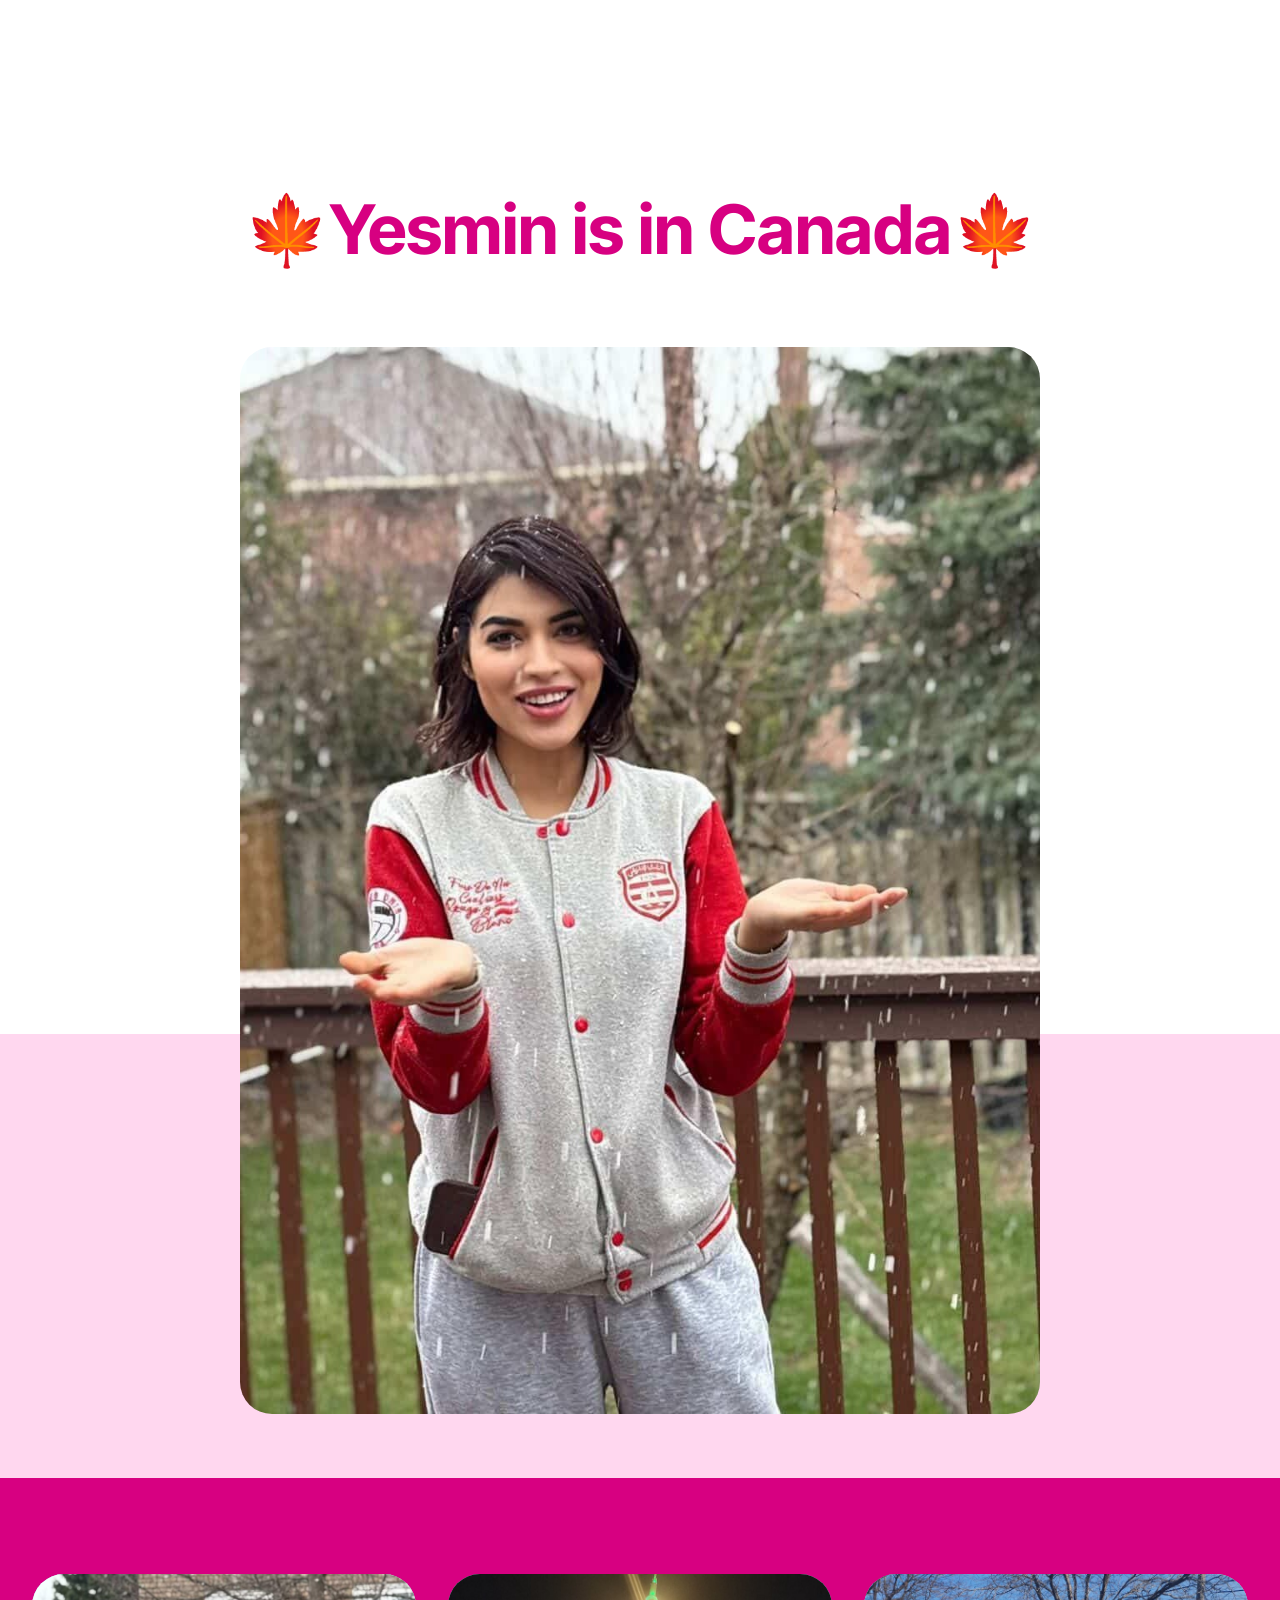
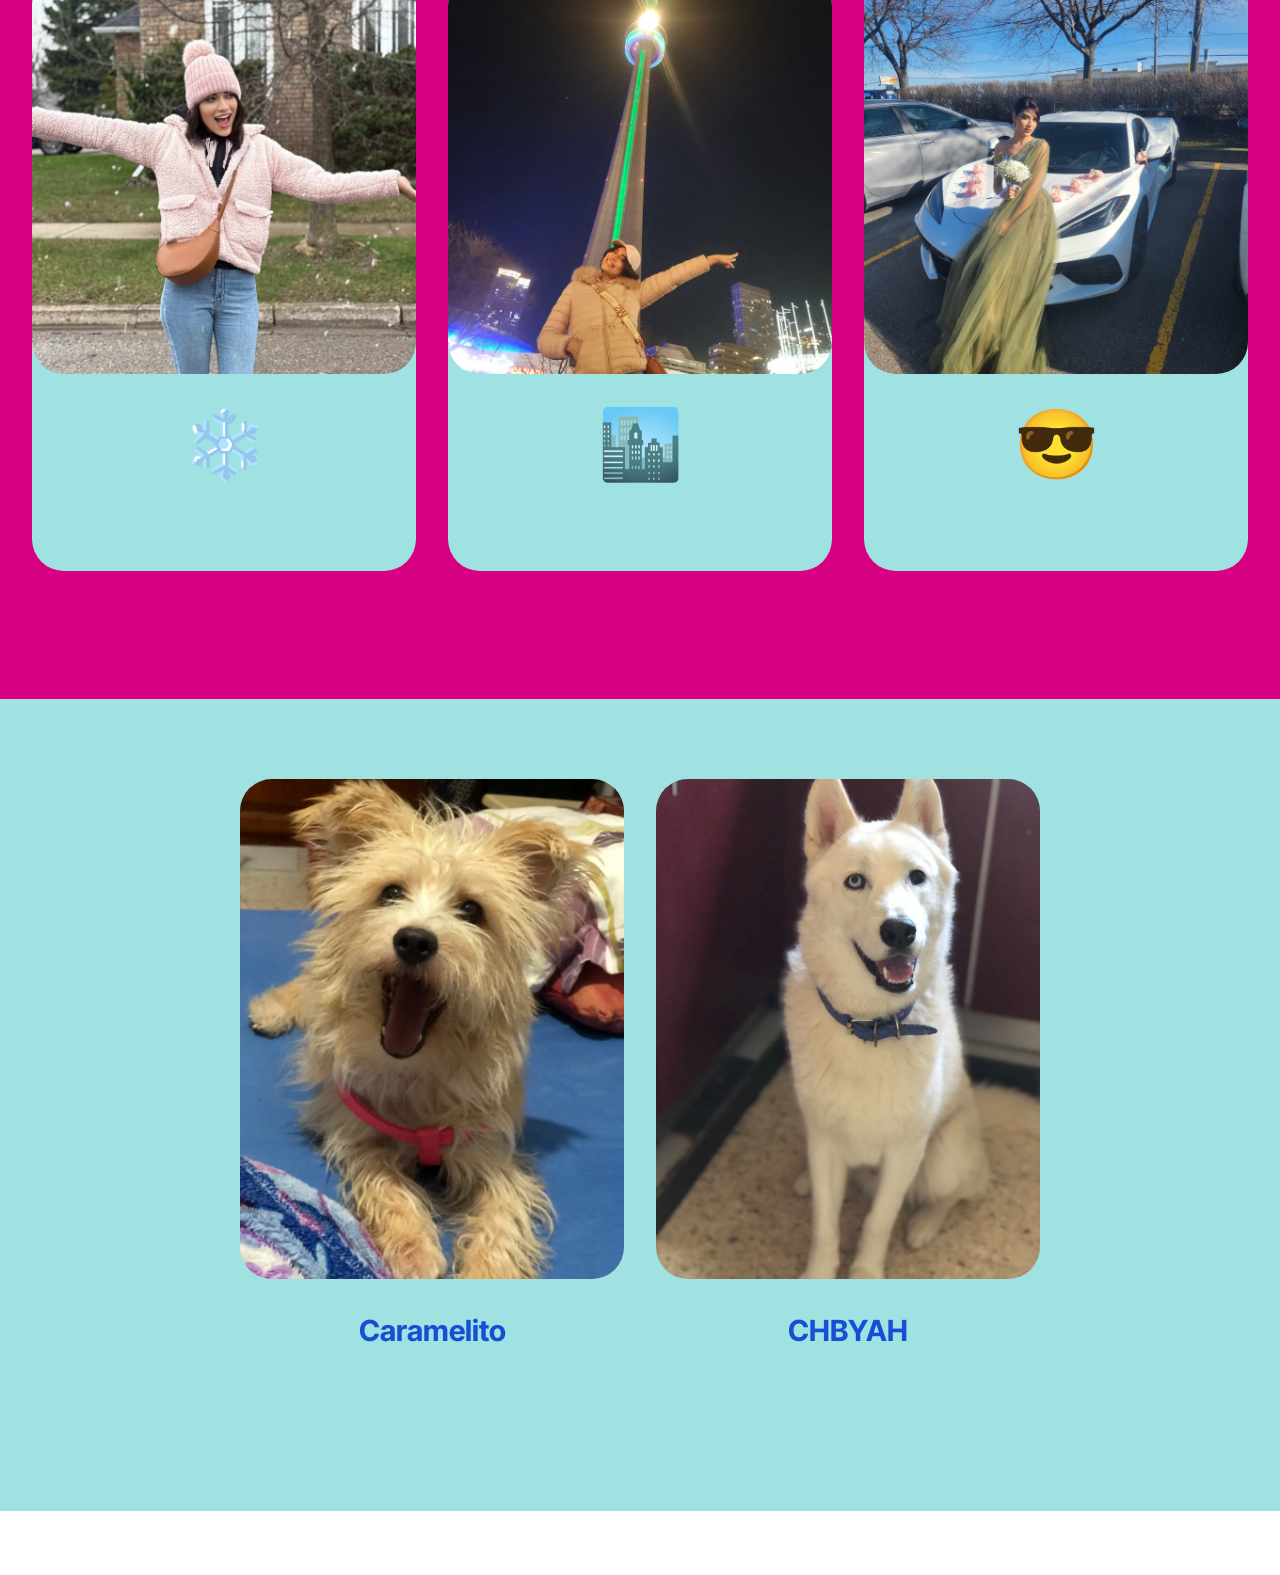
<file: index.html>
<!DOCTYPE html>
<html  >
<head>
  <!-- Site made with Mobirise Website Builder v6.1.12, https://mobirise.com -->
  <meta charset="UTF-8">
  <meta http-equiv="X-UA-Compatible" content="IE=edge">
  <meta name="generator" content="Mobirise v6.1.12, mobirise.com">
  <meta name="viewport" content="width=device-width, initial-scale=1, minimum-scale=1">
  <link rel="shortcut icon" href="assets/images/logo5.png" type="image/x-icon">
  <meta name="description" content="">
  
  
  <title>Home</title>
  <link rel="stylesheet" href="assets/bootstrap/css/bootstrap.min.css">
  <link rel="stylesheet" href="assets/animatecss/animate.css">
  <link rel="stylesheet" href="assets/theme/css/style.css">
  <link rel="preload" href="https://fonts.googleapis.com/css?family=Inter+Tight:100,200,300,400,500,600,700,800,900,100i,200i,300i,400i,500i,600i,700i,800i,900i&display=swap" as="style" onload="this.onload=null;this.rel='stylesheet'">
  <noscript><link rel="stylesheet" href="https://fonts.googleapis.com/css?family=Inter+Tight:100,200,300,400,500,600,700,800,900,100i,200i,300i,400i,500i,600i,700i,800i,900i&display=swap"></noscript>
  <link rel="preload" as="style" href="assets/mobirise/css/mbr-additional.css?v=LDaF0S"><link rel="stylesheet" href="assets/mobirise/css/mbr-additional.css?v=LDaF0S" type="text/css">

  
  
  
</head>
<body>
  
  <section data-bs-version="5.1" class="header5 cid-tJS6uM4N87" id="header05-1">
	

	
	
	<div class="topbg"></div>
	<div class="align-center container">
		<div class="row justify-content-center">
			<div class="col-md-12 col-lg-9">
				<h2 class="mbr-section-title mbr-fonts-style mb-4 display-1"><strong>🍁Yesmin is in Canada🍁</strong></h2>
				<p class="mbr-text mbr-fonts-style mb-4 display-7"></p>
				
			</div>
		</div>
		<div class="row mt-5 justify-content-center">
			<div class="col-12 col-lg-8">
				<img src="assets/images/snow201-1200x1600.jpeg" alt="Mobirise Website Builder" title="">
			</div>
		</div>
	</div>
</section>

<section data-bs-version="5.1" class="features4 cid-tMlEXTHLbS" id="features04-w">
	
	
	<div class="container">
		<div class="row justify-content-center">
			<div class="col-12 content-head">
				<div class="mbr-section-head mb-5">
					<h4 class="mbr-section-title mbr-fonts-style align-center mb-0 display-2"></h4>
					<h5 class="mbr-section-subtitle mbr-fonts-style align-center mb-0 mt-4 display-7"></h5>
					
				</div>
			</div>
		</div>
		<div class="row">
			<div class="item features-image col-12 col-md-6 col-lg-4">
				<div class="item-wrapper">
					<div class="item-img">
						<img src="assets/images/snow20pink-816x1088.jpg" alt="Mobirise Website Builder">
					</div>
					<div class="item-content">
						<h5 class="item-title mbr-fonts-style display-1"><strong>❄️</strong></h5>
						
						<p class="mbr-text mbr-fonts-style display-7"></p>
						
					</div>

				</div>
			</div>
			<div class="item features-image col-12 col-md-6 col-lg-4">
				<div class="item-wrapper">
					<div class="item-img">
						<img src="assets/images/cn20tower-816x1088.jpg" alt="Mobirise Website Builder">
					</div>
					<div class="item-content">
						<h5 class="item-title mbr-fonts-style display-1"><strong>🏙️</strong></h5>
						
						<p class="mbr-text mbr-fonts-style display-7"></p>
						
					</div>
				</div>
			</div>
			<div class="item features-image col-12 col-md-6 col-lg-4">
				<div class="item-wrapper">
					<div class="item-img">
						<img src="assets/images/corvette201-816x1088.jpg" alt="Mobirise Website Builder">
					</div>
					<div class="item-content">
						<h5 class="item-title mbr-fonts-style display-1">😎</h5>
						
						<p class="mbr-text mbr-fonts-style display-7"><br>
						</p>
						
					</div>
				</div>
			</div>
		</div>
	</div>
</section>

<section data-bs-version="5.1" class="image02 cid-viCjQdPIEx" id="image02-1l">
  
  
  
  <div class="container">
    <div class="row">
      <div class="col-12 col-lg-8">
        <div class="row">
          <div class="col-12 col-lg-6">
            <div class="img-item">
              <img class="w-100 mb-4" src="assets/images/476230347-1299736277942294-6639490374454002892-n-852x1136.jpg" alt="Mobirise Website Builder">
              <h5 class="mbr-section-title mbr-fonts-style mb-3 display-5">
                <strong>Caramelito</strong></h5>
              <p class="mbr-text mbr-fonts-style mb-sm-5 display-7"></p>
            </div>
          </div>
          <div class="col-12 col-lg">
            <div class="img-item">
              <img class="w-100 mb-4" src="assets/images/475900332-1022709089673607-4251729362112313178-n-1219x1625.jpg" alt="Mobirise Website Builder">
              <h5 class="mbr-section-title mbr-fonts-style mb-3 display-5">
                <strong>CHBYAH</strong></h5>
              <p class="mbr-text mbr-fonts-style mb-0 display-7"></p>
            </div>
          </div>
        </div>
      </div>
    </div>
  </div>
</section><section class="display-7" style="padding: 0;align-items: center;justify-content: center;flex-wrap: wrap;    align-content: center;display: flex;position: relative;height: 4rem;"><a href="https://mobiri.se/" style="flex: 1 1;height: 4rem;position: absolute;width: 100%;z-index: 1;"><img alt="" style="height: 4rem;" src="[data-uri]"></a><p style="margin: 0;text-align: center;" class="display-7">&#8204;</p><a style="z-index:1" href="https://mobirise.com/builder/ai-website-creator.html">Free AI Website Creator</a></section><script src="assets/bootstrap/js/bootstrap.bundle.min.js"></script>  <script src="assets/smoothscroll/smooth-scroll.js"></script>  <script src="assets/ytplayer/index.js"></script>  <script src="assets/theme/js/script.js"></script>  
  
  
  <input name="animation" type="hidden">
  </body>
</html>
</file>
<file: assets/theme/css/style.css>
@charset "UTF-8";
section {
  background-color: #ffffff;
}

body {
  font-style: normal;
  line-height: 1.5;
  font-weight: 400;
  color: #232323;
  position: relative;
}

button {
  background-color: transparent;
  border-color: transparent;
}

.embla__button,
.carousel-control {
  background-color: #edefea !important;
  opacity: 0.8 !important;
  color: #464845 !important;
  border-color: #edefea !important;
}

.carousel .close,
.modalWindow .close {
  background-color: #edefea !important;
  color: #464845 !important;
  border-color: #edefea !important;
  opacity: 0.8 !important;
}

.carousel .close:hover,
.modalWindow .close:hover {
  opacity: 1 !important;
}

.carousel-indicators li {
  background-color: #edefea !important;
  border: 2px solid #464845 !important;
}

.carousel-indicators li:hover,
.carousel-indicators li:active {
  opacity: 0.8 !important;
}

.embla__button:hover,
.carousel-control:hover {
  background-color: #edefea !important;
  opacity: 1 !important;
}

.modalWindow-video-container {
  height: 80%;
}

section,
.container,
.container-fluid {
  position: relative;
  word-wrap: break-word;
}

a.mbr-iconfont:hover {
  text-decoration: none;
}

.article .lead p,
.article .lead ul,
.article .lead ol,
.article .lead pre,
.article .lead blockquote {
  margin-bottom: 0;
}

a {
  font-style: normal;
  font-weight: 400;
  cursor: pointer;
}
a, a:hover {
  text-decoration: none;
}

.mbr-section-title {
  font-style: normal;
  line-height: 1.3;
}

.mbr-section-subtitle {
  line-height: 1.3;
}

.mbr-text {
  font-style: normal;
  line-height: 1.7;
}

h1,
h2,
h3,
h4,
h5,
h6,
.display-1,
.display-2,
.display-4,
.display-5,
.display-7,
span,
p,
a {
  line-height: 1;
  word-break: break-word;
  word-wrap: break-word;
  font-weight: 400;
}

b,
strong {
  font-weight: bold;
}

input:-webkit-autofill, input:-webkit-autofill:hover, input:-webkit-autofill:focus, input:-webkit-autofill:active {
  transition-delay: 9999s;
  -webkit-transition-property: background-color, color;
  transition-property: background-color, color;
}

textarea[type=hidden] {
  display: none;
}

section {
  background-position: 50% 50%;
  background-repeat: no-repeat;
  background-size: cover;
}
section .mbr-background-video,
section .mbr-background-video-preview {
  position: absolute;
  bottom: 0;
  left: 0;
  right: 0;
  top: 0;
}

.hidden {
  visibility: hidden;
}

.mbr-z-index20 {
  z-index: 20;
}

/*! Base colors */
.mbr-white {
  color: #ffffff;
}

.mbr-black {
  color: #111111;
}

.mbr-bg-white {
  background-color: #ffffff;
}

.mbr-bg-black {
  background-color: #000000;
}

/*! Text-aligns */
.align-left {
  text-align: left;
}

.align-center {
  text-align: center;
}

.align-right {
  text-align: right;
}

/*! Font-weight  */
.mbr-light {
  font-weight: 300;
}

.mbr-regular {
  font-weight: 400;
}

.mbr-semibold {
  font-weight: 500;
}

.mbr-bold {
  font-weight: 700;
}

/*! Media  */
.media-content {
  flex-basis: 100%;
}

.media-container-row {
  display: flex;
  flex-direction: row;
  flex-wrap: wrap;
  justify-content: center;
  align-content: center;
  align-items: start;
}
.media-container-row .media-size-item {
  width: 400px;
}

.media-container-column {
  display: flex;
  flex-direction: column;
  flex-wrap: wrap;
  justify-content: center;
  align-content: center;
  align-items: stretch;
}
.media-container-column > * {
  width: 100%;
}

@media (min-width: 992px) {
  .media-container-row {
    flex-wrap: nowrap;
  }
}
figure {
  margin-bottom: 0;
  overflow: hidden;
}

figure[mbr-media-size] {
  transition: width 0.1s;
}

img,
iframe {
  display: block;
  width: 100%;
}

.card {
  background-color: transparent;
  border: none;
}

.card-box {
  width: 100%;
}

.card-img {
  text-align: center;
  flex-shrink: 0;
  -webkit-flex-shrink: 0;
}

.media {
  max-width: 100%;
  margin: 0 auto;
}

.mbr-figure {
  align-self: center;
}

.media-container > div {
  max-width: 100%;
}

.mbr-figure img,
.card-img img {
  width: 100%;
}

@media (max-width: 991px) {
  .media-size-item {
    width: auto !important;
  }
  .media {
    width: auto;
  }
  .mbr-figure {
    width: 100% !important;
  }
}
/*! Buttons */
.mbr-section-btn {
  margin-left: -0.6rem;
  margin-right: -0.6rem;
  font-size: 0;
}

.btn {
  font-weight: 600;
  border-width: 1px;
  font-style: normal;
  margin: 0.6rem 0.6rem;
  white-space: normal;
  transition: all 0.2s ease-in-out;
  display: inline-flex;
  align-items: center;
  justify-content: center;
  word-break: break-word;
}

.btn-sm {
  font-weight: 600;
  letter-spacing: 0px;
  transition: all 0.3s ease-in-out;
}

.btn-md {
  font-weight: 600;
  letter-spacing: 0px;
  transition: all 0.3s ease-in-out;
}

.btn-lg {
  font-weight: 600;
  letter-spacing: 0px;
  transition: all 0.3s ease-in-out;
}

.btn-form {
  margin: 0;
}
.btn-form:hover {
  cursor: pointer;
}

nav .mbr-section-btn {
  margin-left: 0rem;
  margin-right: 0rem;
}

/*! Btn icon margin */
.btn .mbr-iconfont,
.btn.btn-sm .mbr-iconfont {
  order: 1;
  cursor: pointer;
  margin-left: 0.5rem;
  vertical-align: sub;
}

.btn.btn-md .mbr-iconfont,
.btn.btn-md .mbr-iconfont {
  margin-left: 0.8rem;
}

.mbr-regular {
  font-weight: 400;
}

.mbr-semibold {
  font-weight: 500;
}

.mbr-bold {
  font-weight: 700;
}

[type=submit] {
  -webkit-appearance: none;
}

/*! Full-screen */
.mbr-fullscreen .mbr-overlay {
  min-height: 100vh;
}

.mbr-fullscreen {
  display: flex;
  display: -moz-flex;
  display: -ms-flex;
  display: -o-flex;
  align-items: center;
  min-height: 100vh;
  padding-top: 3rem;
  padding-bottom: 3rem;
}

/*! Map */
.map {
  height: 25rem;
  position: relative;
}
.map iframe {
  width: 100%;
  height: 100%;
}

/*! Scroll to top arrow */
.mbr-arrow-up {
  bottom: 25px;
  right: 90px;
  position: fixed;
  text-align: right;
  z-index: 5000;
  color: #ffffff;
  font-size: 22px;
}

.mbr-arrow-up a {
  background: rgba(0, 0, 0, 0.2);
  border-radius: 50%;
  color: #fff;
  display: inline-block;
  height: 60px;
  width: 60px;
  border: 2px solid #fff;
  outline-style: none !important;
  position: relative;
  text-decoration: none;
  transition: all 0.3s ease-in-out;
  cursor: pointer;
  text-align: center;
}
.mbr-arrow-up a:hover {
  background-color: rgba(0, 0, 0, 0.4);
}
.mbr-arrow-up a i {
  line-height: 60px;
}

.mbr-arrow-up-icon {
  display: block;
  color: #fff;
}

.mbr-arrow-up-icon::before {
  content: "›";
  display: inline-block;
  font-family: serif;
  font-size: 22px;
  line-height: 1;
  font-style: normal;
  position: relative;
  top: 6px;
  left: -4px;
  transform: rotate(-90deg);
}

/*! Arrow Down */
.mbr-arrow {
  position: absolute;
  bottom: 45px;
  left: 50%;
  width: 60px;
  height: 60px;
  cursor: pointer;
  background-color: rgba(80, 80, 80, 0.5);
  border-radius: 50%;
  transform: translateX(-50%);
}
@media (max-width: 767px) {
  .mbr-arrow {
    display: none;
  }
}
.mbr-arrow > a {
  display: inline-block;
  text-decoration: none;
  outline-style: none;
  animation: arrowdown 1.7s ease-in-out infinite;
  color: #ffffff;
}
.mbr-arrow > a > i {
  position: absolute;
  top: -2px;
  left: 15px;
  font-size: 2rem;
}

#scrollToTop a i::before {
  content: "";
  position: absolute;
  display: block;
  border-bottom: 2.5px solid #fff;
  border-left: 2.5px solid #fff;
  width: 27.8%;
  height: 27.8%;
  left: 50%;
  top: 51%;
  transform: translateY(-30%) translateX(-50%) rotate(135deg);
}

@keyframes arrowdown {
  0% {
    transform: translateY(0px);
  }
  50% {
    transform: translateY(-5px);
  }
  100% {
    transform: translateY(0px);
  }
}
@media (max-width: 500px) {
  .mbr-arrow-up {
    left: 0;
    right: 0;
    text-align: center;
  }
}
/*Gradients animation*/
@keyframes gradient-animation {
  from {
    background-position: 0% 100%;
    animation-timing-function: ease-in-out;
  }
  to {
    background-position: 100% 0%;
    animation-timing-function: ease-in-out;
  }
}
.bg-gradient {
  background-size: 200% 200%;
  animation: gradient-animation 5s infinite alternate;
  -webkit-animation: gradient-animation 5s infinite alternate;
}

.menu .navbar-brand {
  display: -webkit-flex;
}
.menu .navbar-brand span {
  display: flex;
  display: -webkit-flex;
}
.menu .navbar-brand .navbar-caption-wrap {
  display: -webkit-flex;
}
.menu .navbar-brand .navbar-logo img {
  display: -webkit-flex;
  width: auto;
}
@media (min-width: 768px) and (max-width: 991px) {
  .menu .navbar-toggleable-sm .navbar-nav {
    display: -ms-flexbox;
  }
}
@media (max-width: 991px) {
  .menu .navbar-collapse {
    max-height: 93.5vh;
  }
  .menu .navbar-collapse.show {
    overflow: auto;
  }
}
@media (min-width: 992px) {
  .menu .navbar-nav.nav-dropdown {
    display: -webkit-flex;
  }
  .menu .navbar-toggleable-sm .navbar-collapse {
    display: -webkit-flex !important;
  }
  .menu .collapsed .navbar-collapse {
    max-height: 93.5vh;
  }
  .menu .collapsed .navbar-collapse.show {
    overflow: auto;
  }
}
@media (max-width: 767px) {
  .menu .navbar-collapse {
    max-height: 80vh;
  }
}

.nav-link .mbr-iconfont {
  margin-right: 0.5rem;
}

.navbar {
  display: -webkit-flex;
  -webkit-flex-wrap: wrap;
  -webkit-align-items: center;
  -webkit-justify-content: space-between;
}

.navbar-collapse {
  -webkit-flex-basis: 100%;
  -webkit-flex-grow: 1;
  -webkit-align-items: center;
}

.nav-dropdown .link {
  padding: 0.667em 1.667em !important;
  margin: 0 !important;
}

.nav {
  display: -webkit-flex;
  -webkit-flex-wrap: wrap;
}

.row {
  display: -webkit-flex;
  -webkit-flex-wrap: wrap;
}

.justify-content-center {
  -webkit-justify-content: center;
}

.form-inline {
  display: -webkit-flex;
}

.card-wrapper {
  -webkit-flex: 1;
}

.carousel-control {
  z-index: 10;
  display: -webkit-flex;
}

.carousel-controls {
  display: -webkit-flex;
}

.media {
  display: -webkit-flex;
}

.form-group:focus {
  outline: none;
}

.jq-selectbox__select {
  padding: 7px 0;
  position: relative;
}

.jq-selectbox__dropdown {
  overflow: hidden;
  border-radius: 10px;
  position: absolute;
  top: 100%;
  left: 0 !important;
  width: 100% !important;
}

.jq-selectbox__trigger-arrow {
  right: 0;
  transform: translateY(-50%);
}

.jq-selectbox li {
  padding: 1.07em 0.5em;
}

input[type=range] {
  padding-left: 0 !important;
  padding-right: 0 !important;
}

.modal-dialog,
.modal-content {
  height: 100%;
}

.modal-dialog .carousel-inner {
  height: calc(100vh - 1.75rem);
}
@media (max-width: 575px) {
  .modal-dialog .carousel-inner {
    height: calc(100vh - 1rem);
  }
}

.carousel-item {
  text-align: center;
}

.carousel-item img {
  margin: auto;
}

.navbar-toggler {
  align-self: flex-start;
  padding: 0.25rem 0.75rem;
  font-size: 1.25rem;
  line-height: 1;
  background: transparent;
  border: 1px solid transparent;
  border-radius: 0.25rem;
}

.navbar-toggler:focus,
.navbar-toggler:hover {
  text-decoration: none;
  box-shadow: none;
}

.navbar-toggler-icon {
  display: inline-block;
  width: 1.5em;
  height: 1.5em;
  vertical-align: middle;
  content: "";
  background: no-repeat center center;
  background-size: 100% 100%;
}

.navbar-toggler-left {
  position: absolute;
  left: 1rem;
}

.navbar-toggler-right {
  position: absolute;
  right: 1rem;
}

.card-img {
  width: auto;
}

.menu .navbar.collapsed:not(.beta-menu) {
  flex-direction: column;
}

.carousel-item.active,
.carousel-item-next,
.carousel-item-prev {
  display: flex;
}

.note-air-layout .dropup .dropdown-menu,
.note-air-layout .navbar-fixed-bottom .dropdown .dropdown-menu {
  bottom: initial !important;
}

html,
body {
  height: auto;
  min-height: 100vh;
}

.dropup .dropdown-toggle::after {
  display: none;
}

.form-asterisk {
  font-family: initial;
  position: absolute;
  top: -2px;
  font-weight: normal;
}

.form-control-label {
  position: relative;
  cursor: pointer;
  margin-bottom: 0.357em;
  padding: 0;
}

.alert {
  color: #ffffff;
  border-radius: 0;
  border: 0;
  font-size: 1.1rem;
  line-height: 1.5;
  margin-bottom: 1.875rem;
  padding: 1.25rem;
  position: relative;
  text-align: center;
}
.alert.alert-form::after {
  background-color: inherit;
  bottom: -7px;
  content: "";
  display: block;
  height: 14px;
  left: 50%;
  margin-left: -7px;
  position: absolute;
  transform: rotate(45deg);
  width: 14px;
}

.form-control {
  background-color: #ffffff;
  background-clip: border-box;
  color: #232323;
  line-height: 1rem !important;
  height: auto;
  padding: 1.2rem 2rem;
  transition: border-color 0.25s ease 0s;
  border: 1px solid transparent !important;
  border-radius: 4px;
  box-shadow: rgba(0, 0, 0, 0.07) 0px 1px 1px 0px, rgba(0, 0, 0, 0.07) 0px 1px 3px 0px, rgba(0, 0, 0, 0.03) 0px 0px 0px 1px;
}
.form-active .form-control:invalid {
  border-color: red;
}

.row > * {
  padding-right: 1rem;
  padding-left: 1rem;
}

form .row {
  margin-left: -0.6rem;
  margin-right: -0.6rem;
}
form .row [class*=col] {
  padding-left: 0.6rem;
  padding-right: 0.6rem;
}

form .mbr-section-btn {
  padding-left: 0.6rem;
  padding-right: 0.6rem;
}

form .form-check-input {
  margin-top: 0.5;
}

textarea.form-control {
  line-height: 1.5rem !important;
}

.form-group {
  margin-bottom: 1.2rem;
}

.form-control,
form .btn {
  min-height: 48px;
}

.gdpr-block label span.textGDPR input[name=gdpr] {
  top: 7px;
}

.form-control:focus {
  box-shadow: none;
}

:focus {
  outline: none;
}

.mbr-overlay {
  background-color: #000;
  bottom: 0;
  left: 0;
  opacity: 0.5;
  position: absolute;
  right: 0;
  top: 0;
  z-index: 0;
  pointer-events: none;
}

blockquote {
  font-style: italic;
  padding: 3rem;
  font-size: 1.09rem;
  position: relative;
  border-left: 3px solid;
}

ul,
ol,
pre,
blockquote {
  margin-bottom: 2.3125rem;
}

.mt-4 {
  margin-top: 2rem !important;
}

.mb-4 {
  margin-bottom: 2rem !important;
}

.container,
.container-fluid {
  padding-left: 16px;
  padding-right: 16px;
}

.row {
  margin-left: -16px;
  margin-right: -16px;
}
.row > [class*=col] {
  padding-left: 16px;
  padding-right: 16px;
}

@media (min-width: 992px) {
  .container-fluid {
    padding-left: 32px;
    padding-right: 32px;
  }
}
@media (max-width: 991px) {
  .mbr-container {
    padding-left: 16px;
    padding-right: 16px;
  }
}
.app-video-wrapper > img {
  opacity: 1;
}

.app-video-wrapper {
  background: transparent;
}

.item {
  position: relative;
}

.dropdown-menu .dropdown-menu {
  left: 100%;
}

.dropdown-item + .dropdown-menu {
  display: none;
}

.dropdown-item:hover + .dropdown-menu,
.dropdown-menu:hover {
  display: block;
}

@media (min-aspect-ratio: 16/9) {
  .mbr-video-foreground {
    height: 300% !important;
    top: -100% !important;
  }
}
@media (max-aspect-ratio: 16/9) {
  .mbr-video-foreground {
    width: 300% !important;
    left: -100% !important;
  }
}.engine {
	position: absolute;
	text-indent: -2400px;
	text-align: center;
	padding: 0;
	top: 0;
	left: -2400px;
}
</file>
<file: assets/mobirise/css/mbr-additional.css>
.btn {
  border-width: 2px;
}
img,
.card-wrap,
.card-wrapper,
.video-wrapper,
.mbr-figure iframe,
.google-map iframe,
.slide-content,
.plan,
.card,
.item-wrapper,
.item-wrapper .mbr-overlay {
  border-radius: 2rem !important;
}
.video-wrapper {
  overflow: hidden;
}
body {
  font-family: Inter Tight;
}
.display-1 {
  font-family: 'Inter Tight', sans-serif;
  font-size: 5rem;
  line-height: 1;
}
.display-1 > .mbr-iconfont {
  font-size: 6.25rem;
}
.display-2 {
  font-family: 'Inter Tight', sans-serif;
  font-size: 4rem;
  line-height: 1;
}
.display-2 > .mbr-iconfont {
  font-size: 5rem;
}
.display-4 {
  font-family: 'Inter Tight', sans-serif;
  font-size: 1.4rem;
  line-height: 1.5;
}
.display-4 > .mbr-iconfont {
  font-size: 1.75rem;
}
.display-5 {
  font-family: 'Inter Tight', sans-serif;
  font-size: 2rem;
  line-height: 1.5;
}
.display-5 > .mbr-iconfont {
  font-size: 2.5rem;
}
.display-7 {
  font-family: 'Inter Tight', sans-serif;
  font-size: 1.4rem;
  line-height: 1.3;
}
.display-7 > .mbr-iconfont {
  font-size: 1.75rem;
}
/* ---- Fluid typography for mobile devices ---- */
/* 1.4 - font scale ratio ( bootstrap == 1.42857 ) */
/* 100vw - current viewport width */
/* (48 - 20)  48 == 48rem == 768px, 20 == 20rem == 320px(minimal supported viewport) */
/* 0.65 - min scale variable, may vary */
@media (max-width: 992px) {
  .display-1 {
    font-size: 4rem;
  }
}
@media (max-width: 768px) {
  .display-1 {
    font-size: 3.5rem;
    font-size: calc( 2.4rem + (5 - 2.4) * ((100vw - 20rem) / (48 - 20)));
    line-height: calc( 1.1 * (2.4rem + (5 - 2.4) * ((100vw - 20rem) / (48 - 20))));
  }
  .display-2 {
    font-size: 3.2rem;
    font-size: calc( 2.05rem + (4 - 2.05) * ((100vw - 20rem) / (48 - 20)));
    line-height: calc( 1.3 * (2.05rem + (4 - 2.05) * ((100vw - 20rem) / (48 - 20))));
  }
  .display-4 {
    font-size: 1.12rem;
    font-size: calc( 1.14rem + (1.4 - 1.14) * ((100vw - 20rem) / (48 - 20)));
    line-height: calc( 1.4 * (1.14rem + (1.4 - 1.14) * ((100vw - 20rem) / (48 - 20))));
  }
  .display-5 {
    font-size: 1.6rem;
    font-size: calc( 1.35rem + (2 - 1.35) * ((100vw - 20rem) / (48 - 20)));
    line-height: calc( 1.4 * (1.35rem + (2 - 1.35) * ((100vw - 20rem) / (48 - 20))));
  }
  .display-7 {
    font-size: 1.12rem;
    font-size: calc( 1.14rem + (1.4 - 1.14) * ((100vw - 20rem) / (48 - 20)));
    line-height: calc( 1.4 * (1.14rem + (1.4 - 1.14) * ((100vw - 20rem) / (48 - 20))));
  }
}
@media (min-width: 992px) and (max-width: 1400px) {
  .display-1 {
    font-size: 3.5rem;
    font-size: calc( 2.4rem + (5 - 2.4) * ((100vw - 62rem) / (87 - 62)));
    line-height: calc( 1.1 * (2.4rem + (5 - 2.4) * ((100vw - 62rem) / (87 - 62))));
  }
  .display-2 {
    font-size: 3.2rem;
    font-size: calc( 2.05rem + (4 - 2.05) * ((100vw - 62rem) / (87 - 62)));
    line-height: calc( 1.3 * (2.05rem + (4 - 2.05) * ((100vw - 62rem) / (87 - 62))));
  }
  .display-4 {
    font-size: 1.12rem;
    font-size: calc( 1.14rem + (1.4 - 1.14) * ((100vw - 62rem) / (87 - 62)));
    line-height: calc( 1.4 * (1.14rem + (1.4 - 1.14) * ((100vw - 62rem) / (87 - 62))));
  }
  .display-5 {
    font-size: 1.6rem;
    font-size: calc( 1.35rem + (2 - 1.35) * ((100vw - 62rem) / (87 - 62)));
    line-height: calc( 1.4 * (1.35rem + (2 - 1.35) * ((100vw - 62rem) / (87 - 62))));
  }
  .display-7 {
    font-size: 1.12rem;
    font-size: calc( 1.14rem + (1.4 - 1.14) * ((100vw - 62rem) / (87 - 62)));
    line-height: calc( 1.4 * (1.14rem + (1.4 - 1.14) * ((100vw - 62rem) / (87 - 62))));
  }
}
/* Buttons */
.btn {
  padding: 1.25rem 2rem;
  border-radius: 4px;
}
@media (max-width: 767px) {
  .btn {
    padding: 0.75rem 1.5rem;
  }
}
.btn-sm {
  padding: 0.6rem 1.2rem;
  border-radius: 4px;
}
.btn-md {
  padding: 0.6rem 1.2rem;
  border-radius: 4px;
}
.btn-lg {
  padding: 1.25rem 2rem;
  border-radius: 4px;
}
.bg-primary {
  background-color: #ffd7ef !important;
}
.bg-success {
  background-color: #3a341c !important;
}
.bg-info {
  background-color: #320707 !important;
}
.bg-warning {
  background-color: #ffd7ef !important;
}
.bg-danger {
  background-color: #ffffff !important;
}
.btn-primary,
.btn-primary:active {
  background-color: #ffd7ef !important;
  border-color: #ffd7ef !important;
  color: #d70081 !important;
  box-shadow: none;
}
.btn-primary:hover,
.btn-primary:focus,
.btn-primary.focus,
.btn-primary.active {
  color: inherit;
  background-color: #ffffff !important;
  border-color: #ffffff !important;
  box-shadow: none;
}
.btn-primary.disabled,
.btn-primary:disabled {
  color: #d70081 !important;
  background-color: #ffffff !important;
  border-color: #ffffff !important;
}
.btn-secondary,
.btn-secondary:active {
  background-color: #ffd7ef !important;
  border-color: #ffd7ef !important;
  color: #d70081 !important;
  box-shadow: none;
}
.btn-secondary:hover,
.btn-secondary:focus,
.btn-secondary.focus,
.btn-secondary.active {
  color: inherit;
  background-color: #ffffff !important;
  border-color: #ffffff !important;
  box-shadow: none;
}
.btn-secondary.disabled,
.btn-secondary:disabled {
  color: #d70081 !important;
  background-color: #ffffff !important;
  border-color: #ffffff !important;
}
.btn-info,
.btn-info:active {
  background-color: #320707 !important;
  border-color: #320707 !important;
  color: #ffffff !important;
  box-shadow: none;
}
.btn-info:hover,
.btn-info:focus,
.btn-info.focus,
.btn-info.active {
  color: inherit;
  background-color: #5f0d0d !important;
  border-color: #5f0d0d !important;
  box-shadow: none;
}
.btn-info.disabled,
.btn-info:disabled {
  color: #ffffff !important;
  background-color: #5f0d0d !important;
  border-color: #5f0d0d !important;
}
.btn-success,
.btn-success:active {
  background-color: #3a341c !important;
  border-color: #3a341c !important;
  color: #ffffff !important;
  box-shadow: none;
}
.btn-success:hover,
.btn-success:focus,
.btn-success.focus,
.btn-success.active {
  color: inherit;
  background-color: #5c532d !important;
  border-color: #5c532d !important;
  box-shadow: none;
}
.btn-success.disabled,
.btn-success:disabled {
  color: #ffffff !important;
  background-color: #5c532d !important;
  border-color: #5c532d !important;
}
.btn-warning,
.btn-warning:active {
  background-color: #ffd7ef !important;
  border-color: #ffd7ef !important;
  color: #d70081 !important;
  box-shadow: none;
}
.btn-warning:hover,
.btn-warning:focus,
.btn-warning.focus,
.btn-warning.active {
  color: inherit;
  background-color: #ffffff !important;
  border-color: #ffffff !important;
  box-shadow: none;
}
.btn-warning.disabled,
.btn-warning:disabled {
  color: #d70081 !important;
  background-color: #ffffff !important;
  border-color: #ffffff !important;
}
.btn-danger,
.btn-danger:active {
  background-color: #ffffff !important;
  border-color: #ffffff !important;
  color: #808080 !important;
  box-shadow: none;
}
.btn-danger:hover,
.btn-danger:focus,
.btn-danger.focus,
.btn-danger.active {
  color: inherit;
  background-color: #ffffff !important;
  border-color: #ffffff !important;
  box-shadow: none;
}
.btn-danger.disabled,
.btn-danger:disabled {
  color: #808080 !important;
  background-color: #ffffff !important;
  border-color: #ffffff !important;
}
.btn-white,
.btn-white:active {
  background-color: #eff0ec !important;
  border-color: #eff0ec !important;
  color: #757b62 !important;
  box-shadow: none;
}
.btn-white:hover,
.btn-white:focus,
.btn-white.focus,
.btn-white.active {
  color: inherit;
  background-color: #ffffff !important;
  border-color: #ffffff !important;
  box-shadow: none;
}
.btn-white.disabled,
.btn-white:disabled {
  color: #757b62 !important;
  background-color: #ffffff !important;
  border-color: #ffffff !important;
}
.btn-black,
.btn-black:active {
  background-color: #232323 !important;
  border-color: #232323 !important;
  color: #ffffff !important;
  box-shadow: none;
}
.btn-black:hover,
.btn-black:focus,
.btn-black.focus,
.btn-black.active {
  color: inherit;
  background-color: #3d3d3d !important;
  border-color: #3d3d3d !important;
  box-shadow: none;
}
.btn-black.disabled,
.btn-black:disabled {
  color: #ffffff !important;
  background-color: #3d3d3d !important;
  border-color: #3d3d3d !important;
}
.btn-primary-outline,
.btn-primary-outline:active {
  background-color: transparent !important;
  border-color: #ffd7ef;
  color: #ffd7ef;
}
.btn-primary-outline:hover,
.btn-primary-outline:focus,
.btn-primary-outline.focus,
.btn-primary-outline.active {
  color: #ff80cc !important;
  background-color: transparent !important;
  border-color: #ff80cc !important;
  box-shadow: none !important;
}
.btn-primary-outline.disabled,
.btn-primary-outline:disabled {
  color: #d70081 !important;
  background-color: #ffd7ef !important;
  border-color: #ffd7ef !important;
}
.btn-secondary-outline,
.btn-secondary-outline:active {
  background-color: transparent !important;
  border-color: #ffd7ef;
  color: #ffd7ef;
}
.btn-secondary-outline:hover,
.btn-secondary-outline:focus,
.btn-secondary-outline.focus,
.btn-secondary-outline.active {
  color: #ff80cc !important;
  background-color: transparent !important;
  border-color: #ff80cc !important;
  box-shadow: none !important;
}
.btn-secondary-outline.disabled,
.btn-secondary-outline:disabled {
  color: #d70081 !important;
  background-color: #ffd7ef !important;
  border-color: #ffd7ef !important;
}
.btn-info-outline,
.btn-info-outline:active {
  background-color: transparent !important;
  border-color: #320707;
  color: #320707;
}
.btn-info-outline:hover,
.btn-info-outline:focus,
.btn-info-outline.focus,
.btn-info-outline.active {
  color: #000000 !important;
  background-color: transparent !important;
  border-color: #000000 !important;
  box-shadow: none !important;
}
.btn-info-outline.disabled,
.btn-info-outline:disabled {
  color: #ffffff !important;
  background-color: #320707 !important;
  border-color: #320707 !important;
}
.btn-success-outline,
.btn-success-outline:active {
  background-color: transparent !important;
  border-color: #3a341c;
  color: #3a341c;
}
.btn-success-outline:hover,
.btn-success-outline:focus,
.btn-success-outline.focus,
.btn-success-outline.active {
  color: #000000 !important;
  background-color: transparent !important;
  border-color: #000000 !important;
  box-shadow: none !important;
}
.btn-success-outline.disabled,
.btn-success-outline:disabled {
  color: #ffffff !important;
  background-color: #3a341c !important;
  border-color: #3a341c !important;
}
.btn-warning-outline,
.btn-warning-outline:active {
  background-color: transparent !important;
  border-color: #ffd7ef;
  color: #ffd7ef;
}
.btn-warning-outline:hover,
.btn-warning-outline:focus,
.btn-warning-outline.focus,
.btn-warning-outline.active {
  color: #ff80cc !important;
  background-color: transparent !important;
  border-color: #ff80cc !important;
  box-shadow: none !important;
}
.btn-warning-outline.disabled,
.btn-warning-outline:disabled {
  color: #d70081 !important;
  background-color: #ffd7ef !important;
  border-color: #ffd7ef !important;
}
.btn-danger-outline,
.btn-danger-outline:active {
  background-color: transparent !important;
  border-color: #ffffff;
  color: #ffffff;
}
.btn-danger-outline:hover,
.btn-danger-outline:focus,
.btn-danger-outline.focus,
.btn-danger-outline.active {
  color: #d4d4d4 !important;
  background-color: transparent !important;
  border-color: #d4d4d4 !important;
  box-shadow: none !important;
}
.btn-danger-outline.disabled,
.btn-danger-outline:disabled {
  color: #808080 !important;
  background-color: #ffffff !important;
  border-color: #ffffff !important;
}
.btn-black-outline,
.btn-black-outline:active {
  background-color: transparent !important;
  border-color: #232323;
  color: #232323;
}
.btn-black-outline:hover,
.btn-black-outline:focus,
.btn-black-outline.focus,
.btn-black-outline.active {
  color: #000000 !important;
  background-color: transparent !important;
  border-color: #000000 !important;
  box-shadow: none !important;
}
.btn-black-outline.disabled,
.btn-black-outline:disabled {
  color: #ffffff !important;
  background-color: #232323 !important;
  border-color: #232323 !important;
}
.btn-white-outline,
.btn-white-outline:active {
  background-color: transparent !important;
  border-color: #fafafa;
  color: #fafafa;
}
.btn-white-outline:hover,
.btn-white-outline:focus,
.btn-white-outline.focus,
.btn-white-outline.active {
  color: #cfcfcf !important;
  background-color: transparent !important;
  border-color: #cfcfcf !important;
  box-shadow: none !important;
}
.btn-white-outline.disabled,
.btn-white-outline:disabled {
  color: #7a7a7a !important;
  background-color: #fafafa !important;
  border-color: #fafafa !important;
}
.text-primary {
  color: #ffd7ef !important;
}
.text-secondary {
  color: #ffd7ef !important;
}
.text-success {
  color: #3a341c !important;
}
.text-info {
  color: #320707 !important;
}
.text-warning {
  color: #ffd7ef !important;
}
.text-danger {
  color: #ffffff !important;
}
.text-white {
  color: #fafafa !important;
}
.text-black {
  color: #232323 !important;
}
a.text-primary:hover,
a.text-primary:focus,
a.text-primary.active {
  color: #ff71c6 !important;
}
a.text-secondary:hover,
a.text-secondary:focus,
a.text-secondary.active {
  color: #ff71c6 !important;
}
a.text-success:hover,
a.text-success:focus,
a.text-success.active {
  color: #000000 !important;
}
a.text-info:hover,
a.text-info:focus,
a.text-info.active {
  color: #000000 !important;
}
a.text-warning:hover,
a.text-warning:focus,
a.text-warning.active {
  color: #ff71c6 !important;
}
a.text-danger:hover,
a.text-danger:focus,
a.text-danger.active {
  color: #cccccc !important;
}
a.text-white:hover,
a.text-white:focus,
a.text-white.active {
  color: #c7c7c7 !important;
}
a.text-black:hover,
a.text-black:focus,
a.text-black.active {
  color: #000000 !important;
}
a[class*="text-"]:not(.nav-link):not(.dropdown-item):not([role]):not(.navbar-caption) {
  transition: 0.2s;
  position: relative;
  background-image: linear-gradient(currentColor 50%, currentColor 50%);
  background-size: 10000px 2px;
  background-repeat: no-repeat;
  background-position: 0 1.2em;
}
.nav-tabs .nav-link.active {
  color: #ffd7ef;
}
.nav-tabs .nav-link:not(.active) {
  color: #232323;
}
.alert-success {
  background-color: #70c770;
}
.alert-info {
  background-color: #320707;
}
.alert-warning {
  background-color: #ffd7ef;
}
.alert-danger {
  background-color: #ffffff;
}
.mbr-section-btn .btn:not(.btn-form) {
  border-radius: 100px;
}
.mbr-gallery-filter li a {
  border-radius: 100px !important;
}
.mbr-gallery-filter li.active .btn {
  background-color: #ffd7ef;
  border-color: #ffd7ef;
  color: #f10090;
}
.mbr-gallery-filter li.active .btn:focus {
  box-shadow: none;
}
.nav-tabs .nav-link {
  border-radius: 100px !important;
}
a,
a:hover {
  color: #ffd7ef;
}
.mbr-plan-header.bg-primary .mbr-plan-subtitle,
.mbr-plan-header.bg-primary .mbr-plan-price-desc {
  color: #ffffff;
}
.mbr-plan-header.bg-success .mbr-plan-subtitle,
.mbr-plan-header.bg-success .mbr-plan-price-desc {
  color: #c0b27c;
}
.mbr-plan-header.bg-info .mbr-plan-subtitle,
.mbr-plan-header.bg-info .mbr-plan-price-desc {
  color: #f3abab;
}
.mbr-plan-header.bg-warning .mbr-plan-subtitle,
.mbr-plan-header.bg-warning .mbr-plan-price-desc {
  color: #ffffff;
}
.mbr-plan-header.bg-danger .mbr-plan-subtitle,
.mbr-plan-header.bg-danger .mbr-plan-price-desc {
  color: #ffffff;
}
/* Scroll to top button*/
.scrollToTop_wraper {
  display: none;
}
.form-control {
  font-family: 'Inter Tight', sans-serif;
  font-size: 1.4rem;
  line-height: 1.3;
  font-weight: 400;
  border-radius: 40px !important;
}
.form-control > .mbr-iconfont {
  font-size: 1.75rem;
}
.form-control:hover,
.form-control:focus {
  box-shadow: rgba(0, 0, 0, 0.07) 0px 1px 1px 0px, rgba(0, 0, 0, 0.07) 0px 1px 3px 0px, rgba(0, 0, 0, 0.03) 0px 0px 0px 1px;
  border-color: #ffd7ef !important;
}
.form-control:-webkit-input-placeholder {
  font-family: 'Inter Tight', sans-serif;
  font-size: 1.4rem;
  line-height: 1.3;
  font-weight: 400;
}
.form-control:-webkit-input-placeholder > .mbr-iconfont {
  font-size: 1.75rem;
}
blockquote {
  border-color: #ffd7ef;
}
/* Forms */
.mbr-form .input-group-btn .btn {
  border-radius: 100px !important;
}
.mbr-form .input-group-btn .btn:hover {
  box-shadow: 0 10px 40px 0 rgba(0, 0, 0, 0.2);
}
.mbr-form .input-group-btn button[type="submit"] {
  border-radius: 100px !important;
  padding: 1rem 3rem;
}
.mbr-form .input-group-btn button[type="submit"]:hover {
  box-shadow: 0 10px 40px 0 rgba(0, 0, 0, 0.2);
}
.jq-selectbox li:hover,
.jq-selectbox li.selected {
  background-color: #ffd7ef;
  color: #000000;
}
.jq-number__spin {
  transition: 0.25s ease;
}
.jq-number__spin:hover {
  border-color: #ffd7ef;
}
.jq-selectbox .jq-selectbox__trigger-arrow,
.jq-number__spin.minus:after,
.jq-number__spin.plus:after {
  transition: 0.4s;
  border-top-color: #232323;
  border-bottom-color: #232323;
}
.jq-selectbox:hover .jq-selectbox__trigger-arrow,
.jq-number__spin.minus:hover:after,
.jq-number__spin.plus:hover:after {
  border-top-color: #ffd7ef;
  border-bottom-color: #ffd7ef;
}
.xdsoft_datetimepicker .xdsoft_calendar td.xdsoft_default,
.xdsoft_datetimepicker .xdsoft_calendar td.xdsoft_current,
.xdsoft_datetimepicker .xdsoft_timepicker .xdsoft_time_box > div > div.xdsoft_current {
  color: #000000 !important;
  background-color: #ffd7ef !important;
  box-shadow: none !important;
}
.xdsoft_datetimepicker .xdsoft_calendar td:hover,
.xdsoft_datetimepicker .xdsoft_timepicker .xdsoft_time_box > div > div:hover {
  color: #000000 !important;
  background: #ffd7ef !important;
  box-shadow: none !important;
}
.lazy-bg {
  background-image: none !important;
}
.lazy-placeholder:not(section),
.lazy-none {
  display: block;
  position: relative;
  padding-bottom: 56.25%;
  width: 100%;
  height: auto;
}
iframe.lazy-placeholder,
.lazy-placeholder:after {
  content: '';
  position: absolute;
  width: 200px;
  height: 200px;
  background: transparent no-repeat center;
  background-size: contain;
  top: 50%;
  left: 50%;
  transform: translateX(-50%) translateY(-50%);
  background-image: url("data:image/svg+xml;charset=UTF-8,%3csvg width='32' height='32' viewBox='0 0 64 64' xmlns='http://www.w3.org/2000/svg' stroke='%23ffd7ef' %3e%3cg fill='none' fill-rule='evenodd'%3e%3cg transform='translate(16 16)' stroke-width='2'%3e%3ccircle stroke-opacity='.5' cx='16' cy='16' r='16'/%3e%3cpath d='M32 16c0-9.94-8.06-16-16-16'%3e%3canimateTransform attributeName='transform' type='rotate' from='0 16 16' to='360 16 16' dur='1s' repeatCount='indefinite'/%3e%3c/path%3e%3c/g%3e%3c/g%3e%3c/svg%3e");
}
section.lazy-placeholder:after {
  opacity: 0.5;
}
body {
  overflow-x: hidden;
}
a {
  transition: color 0.6s;
}
@media (max-width: 1400px) {
  .container {
    max-width: 100%;
  }
}
@media (max-width: 1400px) and (min-width: 768px) {
  .container {
    padding-left: 32px;
    padding-right: 32px;
  }
}
@media (max-width: 1400px) and (min-width: 768px) {
  .container-fluid {
    padding-left: 32px;
    padding-right: 32px;
  }
}
@media (max-width: 767px) {
  .container-fluid {
    padding-left: 16px;
    padding-right: 16px;
  }
}
*:focus-visible {
  outline: red solid 2px !important;
  outline-offset: 2px !important;
  transition: outline 0.2s ease-in-out;
}
.cid-tJS6uM4N87 {
  padding-top: 12rem;
  padding-bottom: 4rem;
  background-color: #ffffff;
}
.cid-tJS6uM4N87 .mbr-fallback-image.disabled {
  display: none;
}
.cid-tJS6uM4N87 .mbr-fallback-image {
  display: block;
  background-size: cover;
  background-position: center center;
  width: 100%;
  height: 100%;
  position: absolute;
  bottom: 0;
}
.cid-tJS6uM4N87 .topbg {
  position: absolute;
  bottom: 0;
  left: 0;
  width: 100%;
  height: 30%;
  background: #ffd7ef;
}
.cid-tJS6uM4N87 .mbr-section-title {
  color: #d70081;
}
.cid-tJS6uM4N87 .mbr-text,
.cid-tJS6uM4N87 .mbr-section-btn {
  color: #000000;
}
.cid-tMlEXTHLbS {
  padding-top: 3rem;
  padding-bottom: 6rem;
  background-color: #d70081;
}
.cid-tMlEXTHLbS img,
.cid-tMlEXTHLbS .item-img {
  width: 100%;
  height: 100%;
  height: 400px;
  object-fit: cover;
}
.cid-tMlEXTHLbS .item:focus,
.cid-tMlEXTHLbS span:focus {
  outline: none;
}
.cid-tMlEXTHLbS .item {
  margin-bottom: 2rem;
}
@media (max-width: 767px) {
  .cid-tMlEXTHLbS .item {
    margin-bottom: 1rem;
  }
}
.cid-tMlEXTHLbS .item-content {
  margin-top: 2rem;
  padding: 0 2.25rem 2.25rem;
  display: flex;
  flex-direction: column;
  height: 100%;
}
@media (max-width: 767px) {
  .cid-tMlEXTHLbS .item-content {
    padding: 0 2rem 1.5rem;
    margin-top: 1rem;
  }
}
.cid-tMlEXTHLbS .item-wrapper {
  position: relative;
  background: #a0e1e1;
  height: 100%;
  display: flex;
  flex-flow: column nowrap;
}
.cid-tMlEXTHLbS .item-wrapper .item-footer {
  margin-top: auto;
}
.cid-tMlEXTHLbS .mbr-section-title {
  color: #ffffff;
  text-align: center;
}
.cid-tMlEXTHLbS .item-title {
  text-align: center;
}
.cid-tMlEXTHLbS .item-subtitle {
  text-align: left;
}
.cid-tMlEXTHLbS .mbr-text,
.cid-tMlEXTHLbS .item .mbr-section-btn {
  text-align: left;
}
.cid-tMlEXTHLbS .content-head {
  max-width: 800px;
}
.cid-tMlEXTHLbS .mbr-section-subtitle,
.cid-tMlEXTHLbS .mbr-section-head .mbr-section-btn {
  color: #ffffff;
  text-align: center;
}
.cid-viCjQdPIEx {
  padding-top: 5rem;
  padding-bottom: 6rem;
  background-color: #a0e1e1;
}
.cid-viCjQdPIEx .mbr-fallback-image.disabled {
  display: none;
}
.cid-viCjQdPIEx .mbr-fallback-image {
  display: block;
  background-size: cover;
  background-position: center center;
  width: 100%;
  height: 100%;
  position: absolute;
  top: 0;
}
.cid-viCjQdPIEx .row {
  align-items: stretch;
  justify-content: center;
}
.cid-viCjQdPIEx .row .img-item {
  display: -webkit-flex;
  flex-direction: column;
  justify-content: center;
  width: 100%;
}
.cid-viCjQdPIEx .row .img-item img {
  width: 100%;
  object-fit: cover;
  min-height: 1px;
}
.cid-viCjQdPIEx img,
.cid-viCjQdPIEx .item-img {
  width: 100%;
  object-position: 50% top;
  height: 500px;
  object-fit: cover;
}
@media (max-width: 767px) {
  .cid-viCjQdPIEx img,
  .cid-viCjQdPIEx .item-img {
    max-height: 350px;
  }
}
.cid-viCjQdPIEx .mbr-section-title {
  text-align: center;
  color: #164fd3;
}
</file>
